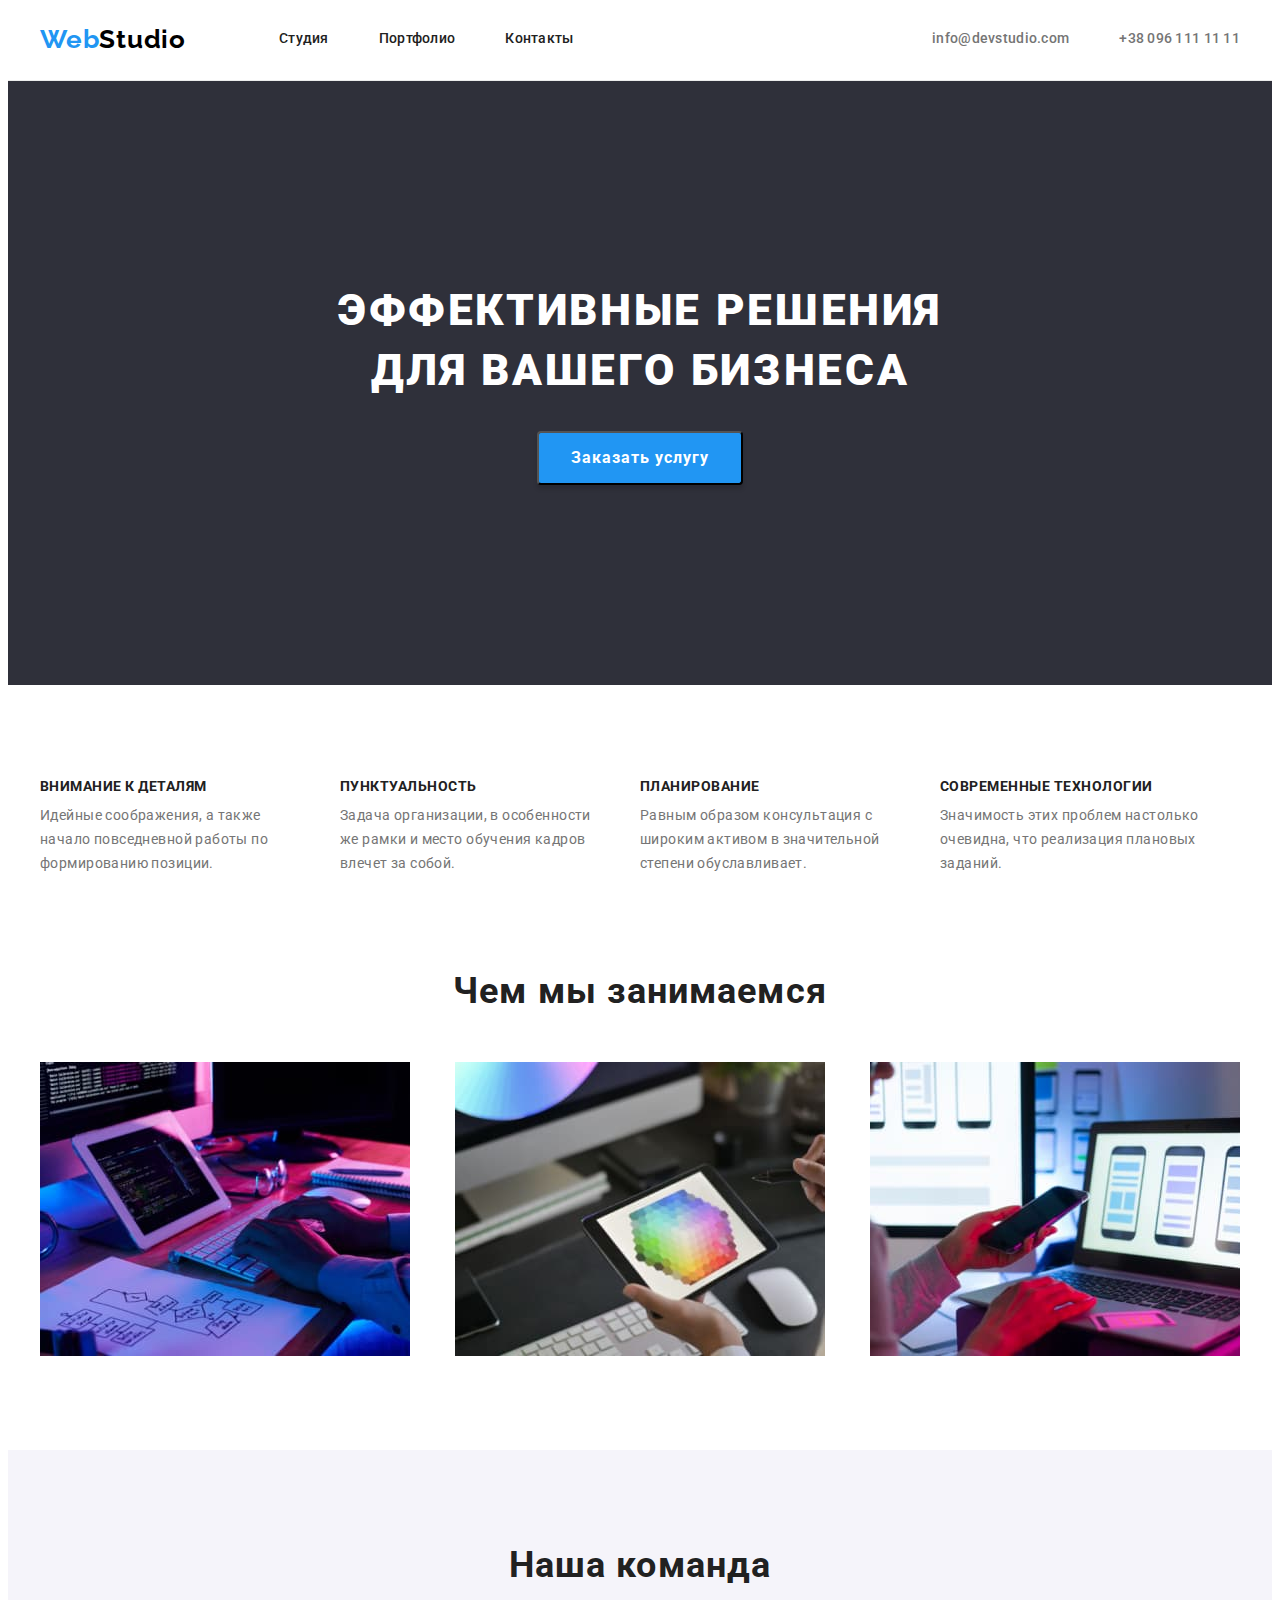
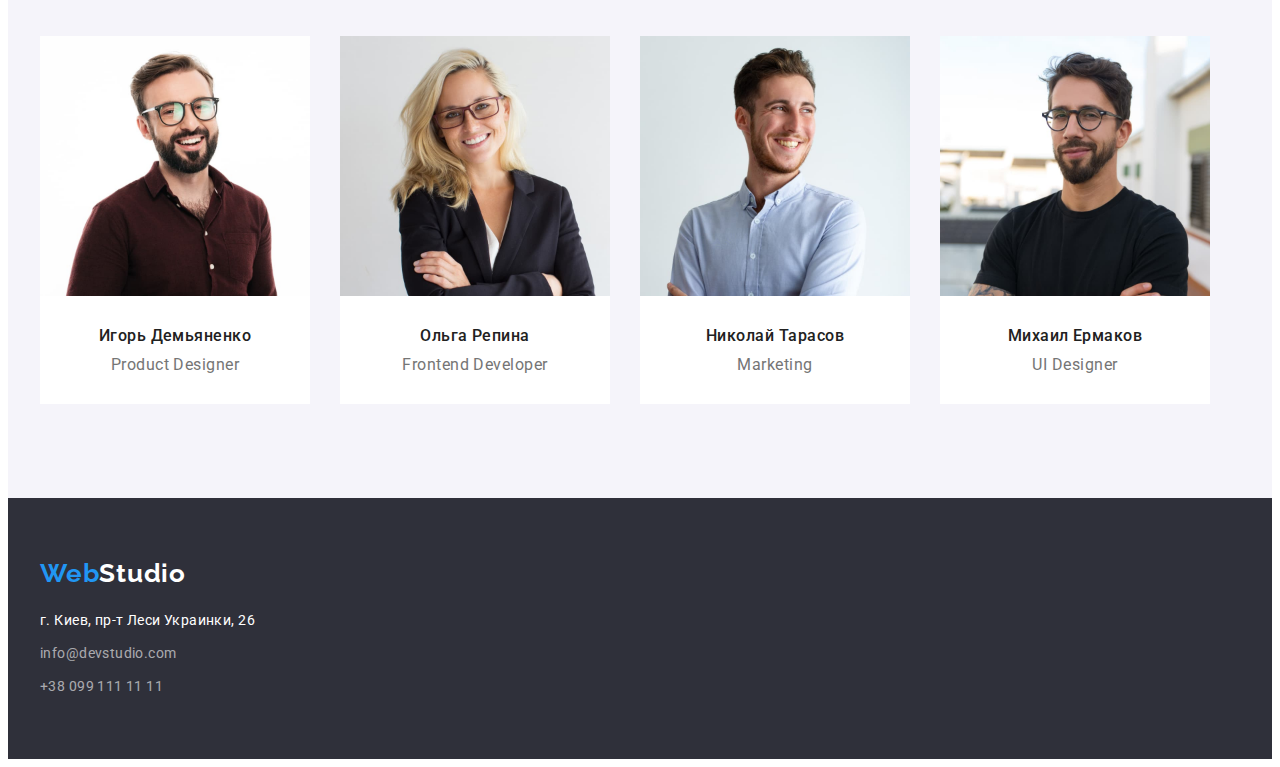
<file: index.html>
<!DOCTYPE html>
<html lang="ru">
  <head>
    <meta charset="UTF-8" />
    <meta http-equiv="X-UA-Compatible" content="IE=edge" />
    <meta name="viewport" content="width=device-width, initial-scale=1.0" />
    <title>WebStudio</title>
    <link
      rel="stylesheet"
      href="https://cdnjs.cloudflare.com/ajax/libs/modern-normalize/1.1.0/modern-normalize.min.css"
      integrity="sha512-wpPYUAdjBVSE4KJnH1VR1HeZfpl1ub8YT/NKx4PuQ5NmX2tKuGu6U/JRp5y+Y8XG2tV+wKQpNHVUX03MfMFn9Q=="
      crossorigin="anonymous"
      referrerpolicy="no-referrer"
    />
    <link rel="preconnect" href="https://fonts.googleapis.com" />
    <link rel="preconnect" href="https://fonts.gstatic.com" crossorigin />
    <link
      href="https://fonts.googleapis.com/css2?family=Raleway:wght@700&family=Roboto:wght@400;500;700;900&display=swap"
      rel="stylesheet"
    />
    <link rel="stylesheet" href="./css/styles.css" />
  </head>
  <body>
    <!-- HEADER -->
    <header class="header">
      <div class="container">
        <nav class="nav-main">
          <a href="./index.html" class="logo-start no-underline"
            >Web<span class="header-logo-end no-underline">Studio</span>
          </a>
          <ul class="header-nav-list no-marker">
            <li class="header-nav-item"><a class="nav-link no-underline" href="">Студия</a></li>
            <li class="header-nav-item">
              <a class="nav-link no-underline" href="./portfolio.html">Портфолио</a>
            </li>
            <li class="header-nav-item"><a class="nav-link no-underline" href="">Контакты</a></li>
          </ul>
          <ul class="header-contacts-list no-marker">
            <li class="header-contacts-item">
              <a class="nav-contacts no-underline" href="mailto:info@devstudio.com"
                >info@devstudio.com</a
              >
            </li>
            <li class="header-contacts-item">
              <a class="nav-contacts no-underline" href="tel:+380961111111">+38 096 111 11 11</a>
            </li>
          </ul>
        </nav>
      </div>
    </header>
    <main>
      <!-- Первая секция герой -->
      <section class="hero section">
        <div class="container">
          <h1 class="hero-title">
            Эффективные решения <br />
            для вашего бизнеса
          </h1>
          <button class="hero-button pointer" type="button">Заказать услугу</button>
        </div>
      </section>

      <!-- Вторая секция Особенности -->
      <section class="section no-padding">
        <div class="container">
          <div class="features">
            <!-- Тэг ниже h2 прячем с помощью css, класс visually-hidden-->
            <h2 class="section-title visually-hidden">Особенности</h2>
            <ul class="features-list no-marker">
              <li class="features-section-item">
                <h3 class="feature-section-title">Внимание к деталям</h3>
                <p class="features-text">
                  Идейные соображения, а также начало повседневной работы по формированию позиции.
                </p>
              </li>
              <li class="features-section-item">
                <h3 class="feature-section-title">Пунктуальность</h3>
                <p class="features-text">
                  Задача организации, в особенности же рамки и место обучения кадров влечет за
                  собой.
                </p>
              </li>
              <li class="features-section-item">
                <h3 class="feature-section-title">Планирование</h3>
                <p class="features-text">
                  Равным образом консультация с широким активом в значительной степени
                  обуславливает.
                </p>
              </li>
              <li class="features-section-item">
                <h3 class="feature-section-title">Современные технологии</h3>
                <p class="features-text">
                  Значимость этих проблем настолько очевидна, что реализация плановых заданий.
                </p>
              </li>
            </ul>
          </div>
        </div>
      </section>

      <!-- Третья секция Чем мы занимаемся -->
      <section class="section">
        <div class="container">
          <h2 class="section-title doing-title">Чем мы занимаемся</h2>
          <ul class="doing-list no-marker">
            <li class="doing-items">
              <img
                class="section-doing-img"
                src="./images/keyboard.jpg"
                alt="клавиатура"
                width="370"
                height="294"
              />
            </li>
            <li class="doing-items">
              <img
                class="section-doing-img"
                src="./images/tablet.jpg"
                alt="планшет"
                width="370"
                height="294"
              />
            </li>
            <li class="doing-items">
              <img
                class="section-doing-img"
                src="./images/smartphone.jpg"
                alt="смартфон"
                width="370"
                height="294"
              />
            </li>
          </ul>
        </div>
      </section>

      <!--Четвертая секция Наша команда-->
      <section class="section section-team">
        <div class="container">
          <h2 class="section-title team-title">Наша команда</h2>
          <ul class="team-list no-marker">
            <li class="team-item">
              <img
                class="section-team-img"
                src="./images/img1.jpg"
                alt="Игорь Демьяненко"
                width="270"
                height="260"
              />
              <div class="team-list-item">
                <h3 class="members-section-title">Игорь Демьяненко</h3>
                <span class="team-text">Product Designer</span>
              </div>
            </li>
            <li class="team-item">
              <img
                class="section-team-img"
                src="./images/img2.jpg"
                alt="Ольга Репина"
                width="270"
                height="260"
              />
              <div class="team-list-item">
                <h3 class="members-section-title">Ольга Репина</h3>
                <span class="team-text">Frontend Developer</span>
              </div>
            </li>
            <li class="team-item">
              <img
                class="section-team-img"
                src="./images/img3.jpg"
                alt="Николай Тарасов"
                width="270"
                height="260"
              />
              <div class="team-list-item">
                <h3 class="members-section-title">Николай Тарасов</h3>
                <span class="team-text">Marketing</span>
              </div>
            </li>
            <li class="team-item">
              <img
                class="section-team-img"
                src="./images/img4.jpg"
                alt="Михаил Ермаков"
                width="270"
                height="260"
              />
              <div class="team-list-item">
                <h3 class="members-section-title">Михаил Ермаков</h3>
                <span class="team-text">UI Designer</span>
              </div>
            </li>
          </ul>
        </div>
      </section>
    </main>

    <!--FOOTER-->
    <footer class="section-footer">
      <div class="container">
        <div class="footer-main">
          <a href="./index.html" class="logo-start no-underline footer-logo"
            >Web<span class="footer-logo-end no-underline">Studio</span></a
          >
          <address class="normal-style">
            <ul class="no-marker">
              <li class="footer-list">
                <a class="footer-address no-underline" href="">г. Киев, пр-т Леси Украинки, 26</a>
              </li>
              <li class="footer-list">
                <a class="footer-contacts no-underline" href="mailto:info@devstudio.com"
                  >info@devstudio.com</a
                >
              </li>
              <li class="footer-list">
                <a class="footer-contacts no-underline" href="tel:+380991111111"
                  >+38 099 111 11 11</a
                >
              </li>
            </ul>
          </address>
        </div>
      </div>
    </footer>
  </body>
</html>
</file>
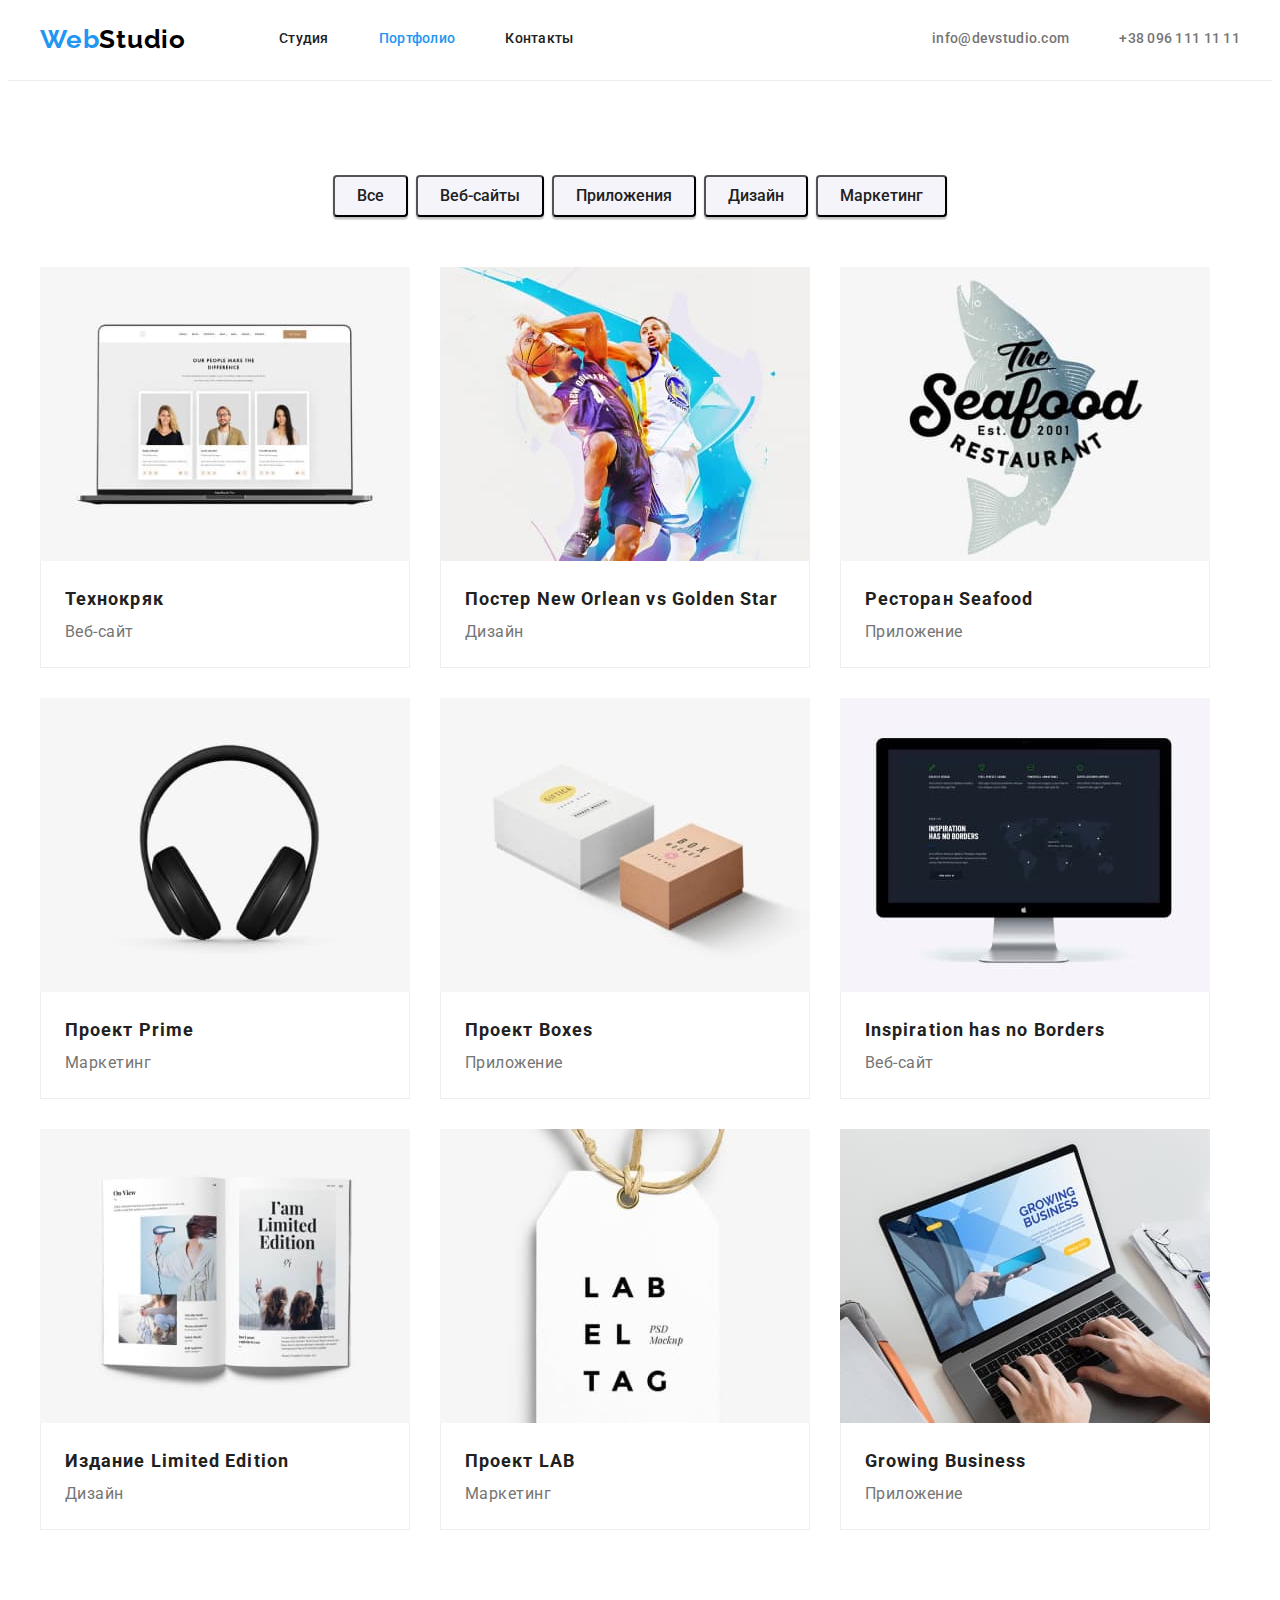
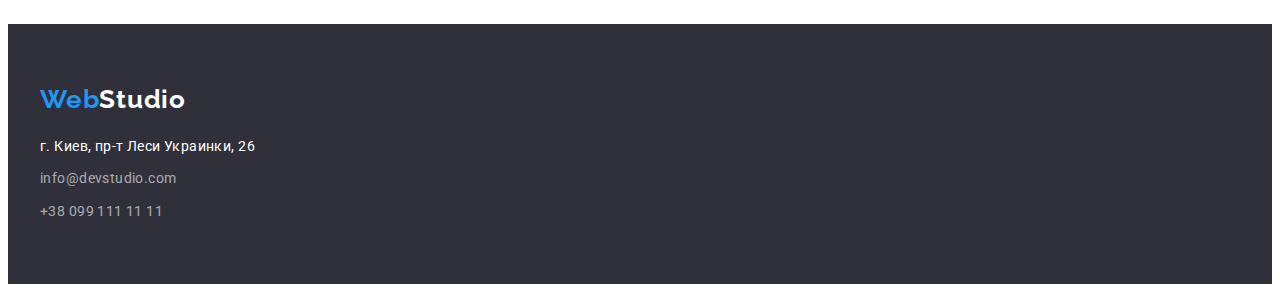
<file: portfolio.html>
<!DOCTYPE html>
<html lang="ru">
  <head>
    <meta charset="UTF-8" />
    <meta http-equiv="X-UA-Compatible" content="IE=edge" />
    <meta name="viewport" content="width=device-width, initial-scale=1.0" />
    <title>WebStudio</title>
    <link
      rel="stylesheet"
      href="https://cdnjs.cloudflare.com/ajax/libs/modern-normalize/1.1.0/modern-normalize.min.css"
      integrity="sha512-wpPYUAdjBVSE4KJnH1VR1HeZfpl1ub8YT/NKx4PuQ5NmX2tKuGu6U/JRp5y+Y8XG2tV+wKQpNHVUX03MfMFn9Q=="
      crossorigin="anonymous"
      referrerpolicy="no-referrer"
    />
    <link rel="preconnect" href="https://fonts.googleapis.com" />
    <link rel="preconnect" href="https://fonts.gstatic.com" crossorigin />
    <link
      href="https://fonts.googleapis.com/css2?family=Raleway:wght@700&family=Roboto:wght@400;500;700;900&display=swap"
      rel="stylesheet"
    />
    <link rel="stylesheet" href="./css/styles.css" />
  </head>
  <body>
    <header class="header">
      <div class="container">
        <nav class="nav-main">
          <a href="./index.html" class="logo-start no-underline"
            >Web<span class="header-logo-end no-underline">Studio</span>
          </a>
          <ul class="header-nav-list no-marker">
            <li class="header-nav-item"><a class="nav-link no-underline" href="">Студия</a></li>
            <li class="header-nav-item">
              <a class="nav-link no-underline current" href="./portfolio.html">Портфолио</a>
            </li>
            <li class="header-nav-item"><a class="nav-link no-underline" href="">Контакты</a></li>
          </ul>
          <ul class="header-contacts-list no-marker">
            <li class="header-contacts-item">
              <a class="nav-contacts no-underline" href="mailto:info@devstudio.com"
                >info@devstudio.com</a
              >
            </li>
            <li class="header-contacts-item">
              <a class="nav-contacts no-underline" href="tel:+380961111111">+38 096 111 11 11</a>
            </li>
          </ul>
        </nav>
      </div>
    </header>
    <main>
      <section class="section">
        <div class="container">
          <!-- Заголовок h1 скрыт с помощью css (класс visually-hidden) -->
          <h1 class="visually-hidden">Портфолио</h1>
          <!-- Кнопки-фильтры -->
          <ul class="no-marker portfolio-button-list">
            <li class="portfolio-button-item">
              <button class="button-filters button-grey pointer" type="button">Все</button>
            </li>
            <li class="portfolio-button-item">
              <button class="button-filters button-grey pointer" type="button">Веб-сайты</button>
            </li>
            <li class="portfolio-button-item">
              <button class="button-filters button-grey pointer" type="button">Приложения</button>
            </li>
            <li class="portfolio-button-item">
              <button class="button-filters button-grey pointer" type="button">Дизайн</button>
            </li>
            <li class="portfolio-button-item">
              <button class="button-filters button-grey pointer" type="button">Маркетинг</button>
            </li>
          </ul>

          <!--Наши проекты-->
          <ul class="no-marker project-list">
            <li class="project-item">
              <a class="no-underline project-link" href="">
                <img
                  class="project-image"
                  src="./images/macbook.jpg"
                  alt="Макбук"
                  width="370"
                  height="294"
                />
                <div class="project-list-item">
                  <h2 class="portfolio-section-title">Технокряк</h2>
                  <span class="section-item">Веб-сайт</span>
                </div>
              </a>
            </li>
            <li class="project-item">
              <a class="no-underline" href="">
                <img
                  class="project-image"
                  src="./images/basketball.jpg"
                  alt="Баскетбол"
                  width="370"
                  height="294"
                />
                <div class="project-list-item">
                  <h2 class="portfolio-section-title">Постер New Orlean vs Golden Star</h2>
                  <span class="section-item">Дизайн</span>
                </div>
              </a>
            </li>
            <li class="project-item">
              <a class="no-underline" href="">
                <img
                  class="project-image"
                  src="./images/seafood.jpg"
                  alt="Рыба"
                  width="370"
                  height="294"
                />
                <div class="project-list-item">
                  <h2 class="portfolio-section-title">Ресторан Seafood</h2>
                  <span class="section-item">Приложение</span>
                </div>
              </a>
            </li>
            <li class="project-item">
              <a class="no-underline" href="">
                <img
                  class="project-image"
                  src="./images/headphones.jpg"
                  alt="Наушники"
                  width="370"
                  height="294"
                />
                <div class="project-list-item">
                  <h2 class="portfolio-section-title">Проект Prime</h2>
                  <span class="section-item">Маркетинг</span>
                </div>
              </a>
            </li>
            <li class="project-item">
              <a class="no-underline" href="">
                <img
                  class="project-image"
                  src="./images/boxes.jpg"
                  alt="Коробки"
                  width="370"
                  height="294"
                />
                <div class="project-list-item">
                  <h2 class="portfolio-section-title">Проект Boxes</h2>
                  <span class="section-item">Приложение</span>
                </div>
              </a>
            </li>
            <li class="project-item">
              <a class="no-underline" href="">
                <img
                  class="project-image"
                  src="./images/imac.jpg"
                  alt="Аймак"
                  width="370"
                  height="294"
                />
                <div class="project-list-item">
                  <h2 class="portfolio-section-title">Inspiration has no Borders</h2>
                  <span class="section-item">Веб-сайт</span>
                </div>
              </a>
            </li>
            <li class="project-item">
              <a class="no-underline" href="">
                <img
                  class="project-image"
                  src="./images/book.jpg"
                  alt="Книга"
                  width="370"
                  height="294"
                />
                <div class="project-list-item">
                  <h2 class="portfolio-section-title">Издание Limited Edition</h2>
                  <span class="section-item">Дизайн</span>
                </div>
              </a>
            </li>
            <li class="project-item">
              <a class="no-underline" href="">
                <img
                  class="project-image"
                  src="./images/lab.jpg"
                  alt="проект Лаб"
                  width="370"
                  height="294"
                />
                <div class="project-list-item">
                  <h2 class="portfolio-section-title">Проект LAB</h2>
                  <span class="section-item">Маркетинг</span>
                </div>
              </a>
            </li>
            <li class="project-item">
              <a class="no-underline" href="">
                <img class="project-image" src="./images/notebook.jpg" alt="Ноутбук" />
                <div class="project-list-item">
                  <h2 class="portfolio-section-title">Growing Business</h2>
                  <span class="section-item">Приложение</span>
                </div>
              </a>
            </li>
          </ul>
        </div>
      </section>
    </main>
    <footer class="section-footer">
      <div class="container">
        <div class="footer-main">
          <a href="./index.html" class="logo-start no-underline footer-logo"
            >Web<span class="footer-logo-end no-underline">Studio</span></a
          >
          <address class="normal-style">
            <ul class="no-marker">
              <li class="footer-list">
                <a class="footer-address no-underline" href="">г. Киев, пр-т Леси Украинки, 26</a>
              </li>
              <li class="footer-list">
                <a class="footer-contacts no-underline" href="mailto:info@devstudio.com"
                  >info@devstudio.com</a
                >
              </li>
              <li class="footer-list">
                <a class="footer-contacts no-underline" href="tel:+380991111111"
                  >+38 099 111 11 11</a
                >
              </li>
            </ul>
          </address>
        </div>
      </div>
    </footer>
  </body>
</html>
</file>
<file: css/styles.css>
/* цвет заголовков #212121*/
/* цвет текста #757575*/
/* цвет текста в секции Hero, на кнопке в секции Hero, на логотипе #FFFFFF*/
/* цвет основного бэкграунда страниц #FFFFFF*/
/* цвет имейла и телефона в футере rgba(255, 255, 255, 0.6)*/
/* цвет лого в хедере #2196F3 и #000000*/
/* цвет лого в футере #2196F3 и #FFFFFF*/
/* цвет ховера кнопки в секции Hero #188ce8*/
/* цвет бэкграунда секции Наша команда #F5F4FA*/
/* цвет бэкграунда секции Hero и футера #*#2F303A*/
/* синий цвет акцента #2196f3*/

:root {
  --primary-white-color: #ffffff;
  --title-color: #212121;
  --text-color: #757575;
  --accent-blue-color: #2196f3;
  --black-color: #000000;
  --hero-footer-background-color: #2f303a;
  --button-filters-background-color: #f5f4fa;
  --hover-button-hero-section: #188ce8;
  --footer-contacts-color: rgba(255, 255, 255, 0.6);
}

/* Визуально скрываем заголовки */
.visually-hidden {
  position: absolute;
  width: 1px;
  height: 1px;
  margin: -1px;
  border: 0;
  padding: 0;
  white-space: nowrap;
  clip-path: inset(100%);
  clip: rect(0 0 0 0);
  overflow: hidden;
}

/*Сброс стилей*/
p,
h1,
h2,
h3,
h4,
h5,
h6 {
  margin: 0;
}

ul,
ol {
  margin: 0;
  padding: 0;
}

button {
  cursor: pointer;
}

/*Глобальный стиль для body*/

body {
  background-color: var(--primary-white-color);
  color: var(--text-color);
  font-family: 'Roboto', sans-serif;
  letter-spacing: 0.03em;
}

/* Сброс точек маркеров */

.no-marker {
  list-style: none;
}

/* Сброс наклонного шрифта в тэге address */

.normal-style {
  font-style: normal;
}

/* Сброс подчеркивания у ссылок*/

.no-underline {
  text-decoration: none;
}

.container {
  width: 1200px;
  padding-left: 15px;
  padding-right: 15px;
  margin: 0 auto;
  /* outline: 2px solid red; */
}

.section {
  padding-top: 94px;
  padding-bottom: 94px;
}

/* -----------------------HEADER--------------------- */

.header {
  border-bottom: 1px solid #ececec;
}

.nav-main {
  display: flex;
  align-items: center;
  margin-top: 24px;
  margin-bottom: 25px;
}

.header-nav-list {
  display: flex;
  margin-left: 93px;
}

.header-contacts-list {
  display: flex;
  margin-left: auto;
}

.header-contacts-item {
  display: flex;
}

/*Даем отступ для соседа слева. Для первого li отступа не будет, так как первый li не имеет соседа слева*/
.header-contacts-item + .header-contacts-item {
  margin-left: 50px;
}

/* margin 50px всем кроме последнего*/
.header-nav-item:not(:last-child) {
  margin-right: 50px;
}

/* ------------ЛОГО в шапке и в футере------------ */

.logo-start {
  color: var(--accent-blue-color);
  font-family: 'Raleway', sans-serif;
  font-weight: 700;
  font-size: 26px;
  line-height: 1.19;
  letter-spacing: 0.03em;
}

.header-logo-end {
  color: var(--black-color);
  font-family: Raleway;
  font-weight: 700;
  font-size: 26px;
  line-height: 1.19;
  letter-spacing: 0.03em;
}

.footer-logo-end {
  color: var(--primary-white-color);
  font-family: Raleway;
  font-weight: 700;
  font-size: 26px;
  line-height: 1.19;
  letter-spacing: 0.03em;
}

/* ----------------Навигация в хедере---------------- */

.nav-link {
  color: var(--title-color);
  font-weight: 500;
  font-size: 14px;
  line-height: 1.14;
  letter-spacing: 0.02em;
  display: block;
}

.nav-link:hover,
.nav-link:focus,
.nav-link:active {
  color: var(--accent-blue-color);
}

.nav-contacts {
  color: var(--text-color);
  font-weight: 500;
  font-size: 14px;
  line-height: 1.14;
  letter-spacing: 0.02em;
}

.nav-contacts:hover,
.nav-contacts:active,
.nav-contacts:focus {
  color: var(--accent-blue-color);
}

.nav-link.current {
  color: var(--accent-blue-color);
}

/* Секция герой */

.hero {
  background-color: var(--hero-footer-background-color);
  text-align: center;
  padding-top: 200px;
  padding-bottom: 200px;
}

.hero-title {
  color: var(--primary-white-color);
  font-weight: 900;
  font-size: 44px;
  line-height: 1.36;
  text-align: center;
  letter-spacing: 0.06em;
  text-transform: uppercase;
  margin-bottom: 30px;
}

.hero-button {
  font-family: inherit;
  font-weight: 700;
  font-size: 16px;
  line-height: 1.87;
  align-items: center;
  text-align: center;
  letter-spacing: 0.06em;
  background-color: var(--accent-blue-color);
  color: var(--primary-white-color);
  min-width: 200px;
  box-shadow: 0px 4px 4px rgba(0, 0, 0, 0.15);
  border-radius: 4px;
  padding: 10px 32px;
}

.hero-button:hover,
.hero-button:active,
.hero-button:focus {
  background-color: var(--hover-button-hero-section);
}

/*Стили в секциях*/
/* Секции на Главной странице */

.no-padding {
  padding-bottom: 0px;
}

.features {
  display: flex;
}

.feature-section-title {
  font-weight: 700;
  font-size: 14px;
  line-height: 1.14;
  text-transform: uppercase;
  color: var(--title-color);
  margin-bottom: 10px;
}

.features-list {
  display: flex;
}

.features-section-item {
  width: 270px;
}

.features-section-item:not(:last-child) {
  margin-right: 30px;
}

.features-text {
  font-size: 14px;
  line-height: 1.71;
  letter-spacing: 0.03em;
}

.section-title {
  font-weight: 700;
  font-size: 36px;
  line-height: 1.17;
  text-align: center;
  letter-spacing: 0.03em;
  color: var(--title-color);
}

.doing-title {
  margin-bottom: 50px;
}

.doing-list {
  display: flex;
  justify-content: space-between;
}

.doing-items:not(:last-child) {
  margin-right: 30px;
}

.section-doing-img {
  display: block;
}

.members-section-title {
  font-weight: 500;
  font-size: 16px;
  line-height: calc(19 / 16);
  text-align: center;
  letter-spacing: 0.03em;
  color: var(--title-color);
  margin-bottom: 10px;
}

.section-team {
  background-color: #f5f4fa;
}

.team-title {
  margin-bottom: 50px;
}

.team-list {
  display: flex;
}

.team-list-item {
  padding-top: 30px;
  padding-bottom: 30px;
}

.team-item {
  background-color: #ffffff;
}

.team-item:not(:last-child) {
  margin-right: 30px;
}

.section-team-img {
  display: block;
}

.team-text {
  text-align: center;
  display: block;
}

/* Футер */

.section-footer {
  background-color: var(--hero-footer-background-color);
  color: var(--primary-white-color);
  padding-top: 60px;
  padding-bottom: 60px;
}

.footer-logo {
  margin-bottom: 20px;
  display: block;
}

.footer-address {
  color: var(--primary-white-color);
  font-size: 14px;
  line-height: 1.71;
  letter-spacing: 0.03em;
}

.footer-contacts {
  color: var(--footer-contacts-color);
  font-size: 14px;
  line-height: 1.71;
  letter-spacing: 0.03em;
}

.footer-address:hover,
.footer-address:focus,
.footer-contacts:hover,
.footer-contacts:focus {
  color: var(--accent-blue-color);
}

.footer-list:not(:last-child) {
  margin-bottom: 9px;
}

/*Секция на странице Портфолио*/

.portfolio-section-title {
  color: var(--title-color);
  font-weight: 700;
  font-size: 18px;
  line-height: 2;
  letter-spacing: 0.06em;
  /* margin-left: 24px;
  margin-bottom: 4px; */
}

.section-item {
  font-size: 16px;
  line-height: 1.87;
  color: var(--text-color);
  display: block;
  /* margin-left: 24px;
  margin-bottom: 20px; */
}

/* Кнопки-фильтры страницы Портфолио*/

.portfolio-button-list {
  display: flex;
  margin-bottom: 50px;
  justify-content: center;
}

.button-filters {
  font-family: inherit;
  background-color: var(--accent-blue-color);
  color: var(--primary-white-color);
  font-weight: 500;
  font-size: 16px;
  line-height: 1.62;
  text-align: center;
  box-shadow: 0px 3px 1px rgba(0, 0, 0, 0.1), 0px 1px 2px rgba(0, 0, 0, 0.08),
    0px 2px 2px rgba(0, 0, 0, 0.12);
  border-radius: 4px;
  padding: 6px 22px;
}

.portfolio-button-item:not(:last-child) {
  margin-right: 8px;
}

.button-filers:hover,
.button-filers:active,
.button-filers:focus {
  background-color: var(--accent-blue-color);
  color: var(--primary-white-color);
}

.button-blue {
  background-color: var(--accent-blue-color);
  color: var(--primary-white-color);
}

.button-grey {
  background-color: var(--button-filters-background-color);
  color: var(--title-color);
}

.button-grey:active,
.button-grey:hover,
.button-grey:focus {
  background-color: var(--accent-blue-color);
  color: var(--primary-white-color);
}

.pointer {
  cursor: pointer;
}

.project-list {
  display: flex;
  flex-wrap: wrap;
}

.project-item {
  margin-right: 30px;
  margin-bottom: 30px;
  width: 370px;
}

.project-item:nth-child(3n) {
  margin-right: 0px;
}

.project-item:nth-last-child(-n + 3) {
  margin-bottom: 0px;
}

.project-image {
  display: block;
}

.project-list-item {
  padding: 20px 24px;
  border-bottom: 1px solid #eeeeee;
  border-left: 1px solid #eeeeee;
  border-right: 1px solid #eeeeee;
}
</file>
